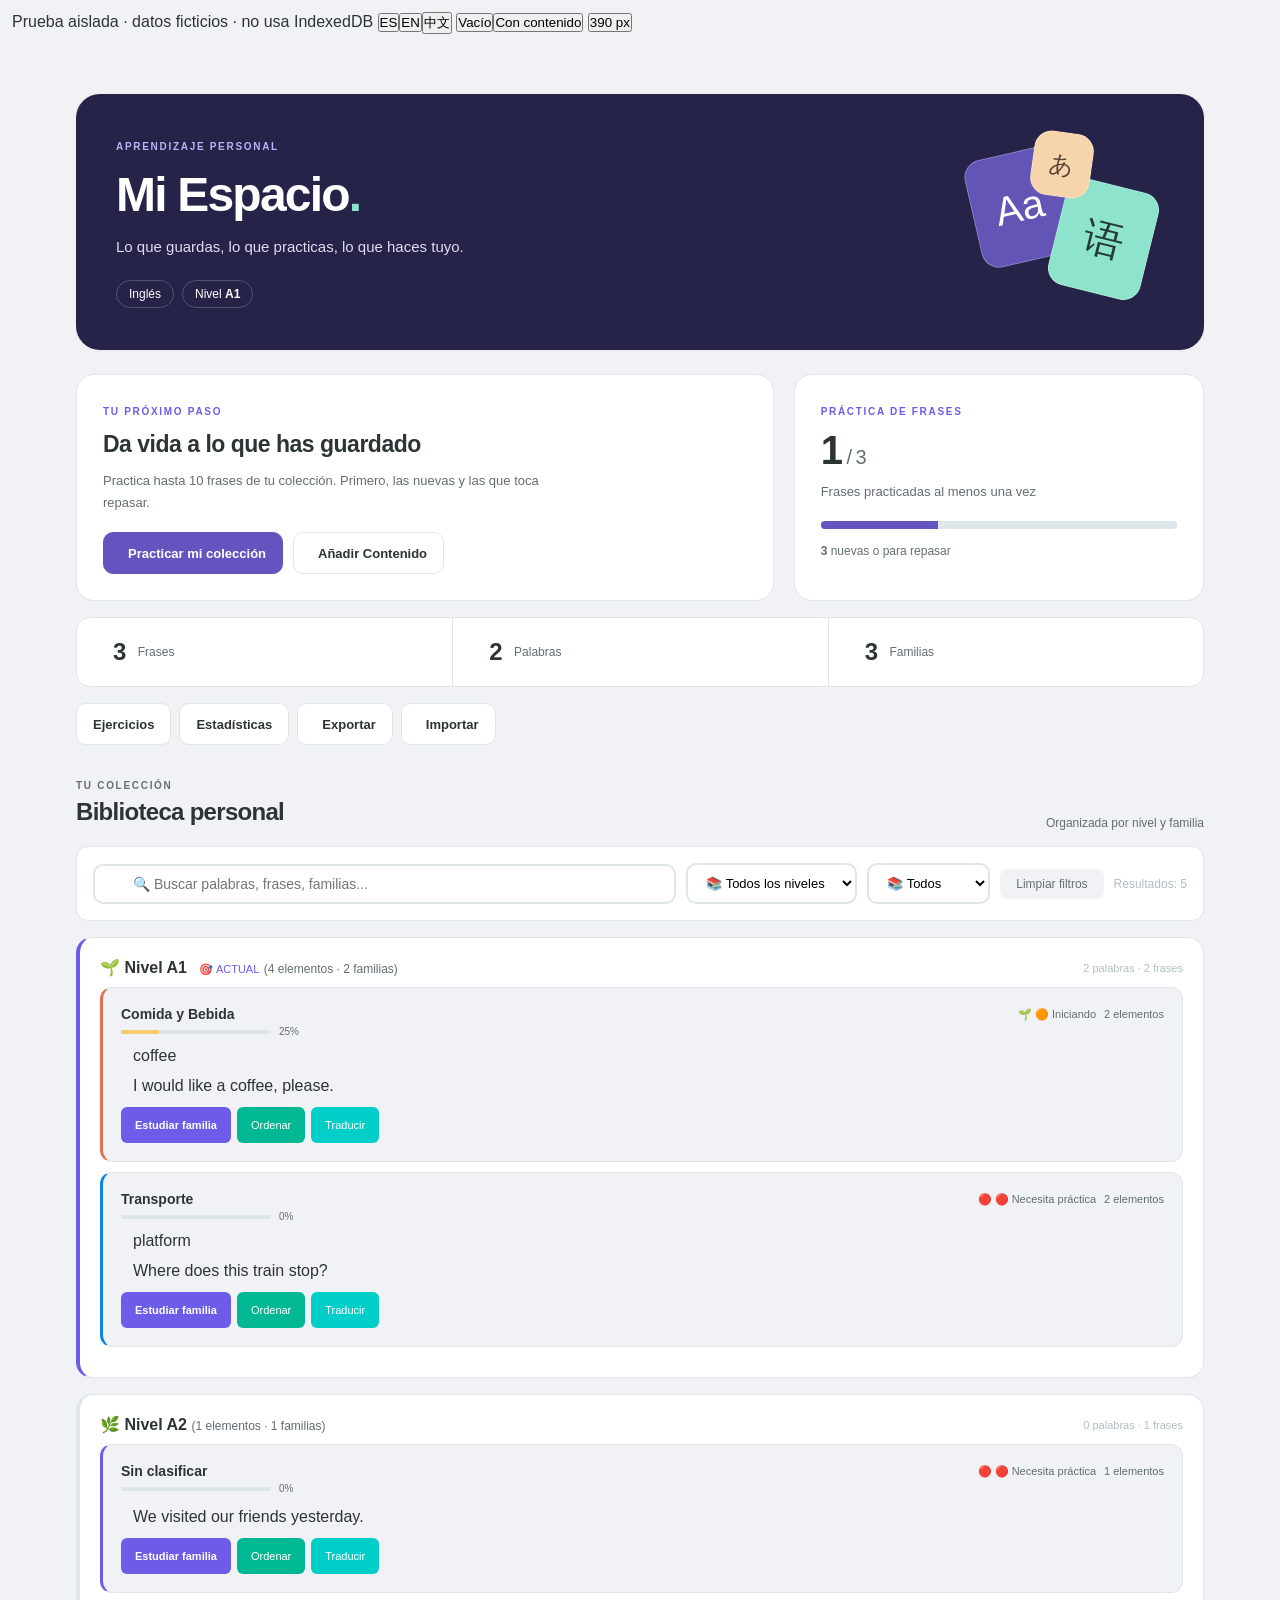
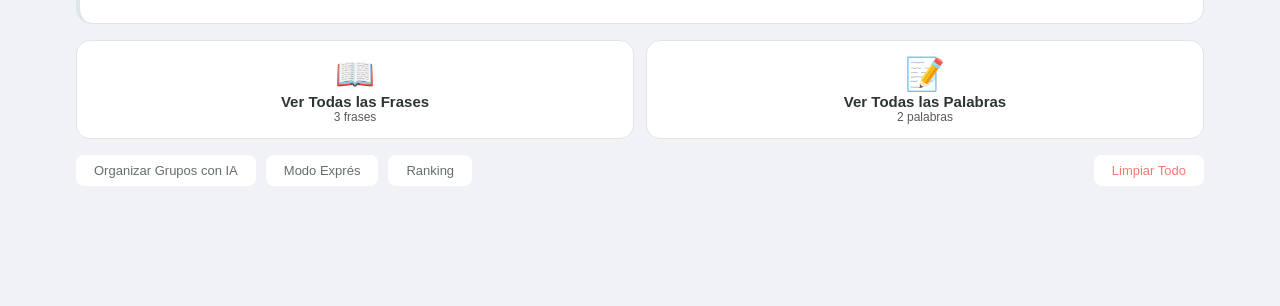
<file: tests/mi-espacio.html>
<!doctype html>
<html lang="es"><meta charset="utf-8"><meta name="viewport" content="width=device-width,initial-scale=1">
<title>Mi Espacio · prueba aislada</title>
<link rel="stylesheet" href="../css/style.css"><link rel="stylesheet" href="../css/espacio.css">
<body><aside style="padding:12px" data-i18n-skip>Prueba aislada · datos ficticios · no usa IndexedDB
<button onclick="PipelineI18n.setLanguage('es')">ES</button><button onclick="PipelineI18n.setLanguage('en')">EN</button><button onclick="PipelineI18n.setLanguage('zh')">中文</button>
<button onclick="location.href='?empty'">Vacío</button><button onclick="location.href='?'">Con contenido</button>
<button onclick="document.documentElement.style.maxWidth='390px';document.documentElement.style.margin='auto'">390 px</button>
<output id="resultadoPrueba"></output></aside><main id="espacioContent"></main>
<script>
const vacio=location.search.includes('empty');
const frasesPrueba=vacio?[]:[
{id:1,idioma:'en',nivel:'A1',original:'I would like a coffee, please.',traduccion:'Quisiera un café, por favor.',familiaSemantica:'Comida y Bebida'},
{id:2,idioma:'en',nivel:'A1',original:'Where does this train stop?',traduccion:'¿Dónde para este tren?',familiaSemantica:'Transporte'},
{id:3,idioma:'en',nivel:'A2',original:'We visited our friends yesterday.',traduccion:'Ayer visitamos a nuestros amigos.'}];
const palabrasPrueba=vacio?[]:[{id:1,idioma:'en',nivel:'A1',palabra:'coffee',significado:'café',familia:'Comida y Bebida'},{id:2,idioma:'en',nivel:'A1',palabra:'platform',significado:'andén',familia:'Transporte'}];
window.gestorIdiomas={getIdiomaActivo:()=> 'en'};
window.gestorFavoritos={recargar:async()=>{},obtenerFrasesFavoritas:async()=>frasesPrueba,obtenerPalabrasFavoritas:async()=>palabrasPrueba};
window.db={obtenerProgreso:async id=>id===1?{rcn:2,ultimoRepaso:1,repasosExitosos:1,proximoRepaso:1}:null,obtenerProgresoCaracter:async()=>null,obtenerPalabrasPorIdioma:async()=>[],obtenerFrasesPorIdioma:async()=>[]};
window.pipeline={cargarFrase:async()=>{document.getElementById('resultadoPrueba').textContent='Sesión: '+pipeline.frases.length+' frases';}};
</script>
<script src="../js/ui/ui.i18n.js"></script><script src="../js/ui/ui.espacio.actions.js"></script><script src="../js/ui/ui.espacio.render.js"></script><script src="../js/ui/ui.espacio.core.js"></script>
<script>
UIEspacio._getUsuarioSeguro=async()=>({nombre:'Prueba'});
UIEspacio._obtenerNivelRealUsuario=()=> 'A1';
UIEspacio._obtenerIdiomaNativo=()=> 'es';
UIEspacio._getCore=()=>({irAModulo:()=>{}});
UIEspacio._renderizarElementoEspacio=(x,t)=>'<span data-i18n-skip>'+UIEspacioRender.escapar(x.original||x.palabra)+'</span>';
UIEspacio._renderizarMiEspacio();
</script></body></html>
</file>
<file: css/style.css>
/* ============================================================ */
/* PIPELINE NEURO v20.0 - DISEÑO PRO DASHBOARD                  */
/* ============================================================ */

* { margin: 0; padding: 0; box-sizing: border-box; }

:root {
    --primary: #6C5CE7;
    --primary-light: #A29BFE;
    --primary-dark: #4834D4;
    --secondary: #00CEC9;
    --success: #00B894;
    --warning: #FDCB6E;
    --danger: #FF7675;
    --info: #74B9FF;
    --dark: #2D3436;
    --gray: #636E72;
    --gray-light: #B2BEC3;
    --light: #DFE6E9;
    --bg: #F0F2F5;
    --white: #FFFFFF;
    --shadow: 0 2px 16px rgba(0,0,0,0.06);
    --shadow-hover: 0 8px 32px rgba(0,0,0,0.12);
    --radius: 16px;
    --radius-sm: 10px;
    --transition: all 0.3s cubic-bezier(0.4, 0, 0.2, 1);
    --font: 'Inter', -apple-system, BlinkMacSystemFont, sans-serif;
}

body {
    font-family: var(--font);
    background: var(--bg);
    color: var(--dark);
    overflow: hidden;
    height: 100vh;
    width: 100vw;
}

.screen {
    display: none;
    height: 100vh;
    width: 100vw;
    overflow-y: auto;
}
.screen.active { display: flex; flex-direction: column; }

::-webkit-scrollbar { width: 6px; }
::-webkit-scrollbar-track { background: transparent; }
::-webkit-scrollbar-thumb { background: var(--primary-light); border-radius: 3px; }

/* ============================================================ */
/* REGISTRO */
/* ============================================================ */
#registroScreen {
    background: linear-gradient(135deg, #6C5CE7 0%, #0984E3 100%);
    justify-content: center;
    align-items: center;
    padding: 20px;
    min-height: 100vh;
}

#registroScreen .container {
    background: rgba(255,255,255,0.95);
    backdrop-filter: blur(20px);
    border-radius: var(--radius);
    padding: 32px 28px;
    max-width: 440px;
    width: 100%;
    box-shadow: 0 20px 60px rgba(0,0,0,0.2);
    max-height: 95vh;
    overflow-y: auto;
}

.logo { text-align: center; margin-bottom: 24px; }
.logo-icon {
    display: inline-block;
    font-size: 48px;
    color: var(--primary);
    background: rgba(108,92,231,0.1);
    padding: 16px;
    border-radius: 50%;
}
.logo h1 {
    font-size: 24px;
    margin-top: 12px;
    background: linear-gradient(135deg, var(--primary), var(--secondary));
    -webkit-background-clip: text;
    -webkit-text-fill-color: transparent;
    font-weight: 800;
}
.logo p { color: var(--gray); font-size: 14px; margin-top: 4px; font-weight: 500; }

.form-group { margin-bottom: 16px; }
.form-group label {
    display: block;
    font-size: 13px;
    font-weight: 600;
    color: var(--dark);
    margin-bottom: 5px;
}
.form-group label i { margin-right: 8px; color: var(--primary); }
.form-group input, .form-group select {
    width: 100%;
    padding: 12px 16px;
    border: 2px solid var(--light);
    border-radius: var(--radius-sm);
    font-size: 15px;
    transition: var(--transition);
    background: var(--white);
    font-family: var(--font);
}
.form-group input:focus, .form-group select:focus {
    border-color: var(--primary);
    outline: none;
    box-shadow: 0 0 0 4px rgba(108,92,231,0.08);
}
.form-group small { display: block; font-size: 11px; color: var(--gray); margin-top: 4px; }

.idioma-row {
    display: flex;
    gap: 8px;
    margin-bottom: 8px;
    align-items: center;
}
.idioma-row .idioma-input {
    flex: 2;
    padding: 10px 12px;
    border: 2px solid var(--light);
    border-radius: var(--radius-sm);
    font-size: 14px;
    background: var(--white);
}
.idioma-row .idioma-input:focus {
    border-color: var(--primary);
    outline: none;
}
.idioma-row .nivel-select {
    flex: 1;
    padding: 10px 12px;
    border: 2px solid var(--light);
    border-radius: var(--radius-sm);
    font-size: 14px;
    background: var(--white);
}
.btn-remove-idioma {
    background: none;
    border: none;
    color: var(--danger);
    font-size: 18px;
    cursor: pointer;
    padding: 8px 10px;
    border-radius: 50%;
    transition: var(--transition);
    flex-shrink: 0;
}
.btn-remove-idioma:hover { background: rgba(255,118,117,0.1); }
.btn-add-idioma {
    background: none;
    border: 2px dashed var(--light);
    color: var(--gray);
    padding: 10px;
    border-radius: var(--radius-sm);
    width: 100%;
    cursor: pointer;
    transition: var(--transition);
    font-size: 14px;
    font-family: var(--font);
}
.btn-add-idioma:hover { border-color: var(--primary); color: var(--primary); }

.btn-primary {
    width: 100%;
    padding: 14px;
    background: linear-gradient(135deg, var(--primary), var(--primary-dark));
    color: var(--white);
    border: none;
    border-radius: var(--radius-sm);
    font-size: 16px;
    font-weight: 600;
    cursor: pointer;
    transition: var(--transition);
    font-family: var(--font);
}
.btn-primary:hover { transform: translateY(-2px); box-shadow: 0 8px 25px rgba(108,92,231,0.3); }
.btn-primary:active { transform: scale(0.98); }

.btn-secondary {
    padding: 10px 20px;
    background: var(--white);
    border: 2px solid var(--light);
    border-radius: var(--radius-sm);
    font-size: 14px;
    font-weight: 500;
    cursor: pointer;
    transition: var(--transition);
    font-family: var(--font);
    color: var(--dark);
}
.btn-secondary:hover { border-color: var(--primary); color: var(--primary); }

/* ============================================================ */
/* HEADER PRO */
/* ============================================================ */
header {
    background: var(--white);
    padding: 10px 16px 8px;
    box-shadow: 0 1px 4px rgba(0,0,0,0.04);
    flex-shrink: 0;
    position: relative;
    z-index: 10;
}
.header-content {
    display: flex;
    justify-content: space-between;
    align-items: center;
}
.brand {
    display: flex;
    align-items: center;
    gap: 10px;
    font-size: 18px;
    font-weight: 700;
    color: var(--primary);
}
.brand i { font-size: 24px; }
.brand span { background: linear-gradient(135deg, var(--primary), var(--secondary)); -webkit-background-clip: text; -webkit-text-fill-color: transparent; }

.header-right {
    display: flex;
    align-items: center;
    gap: 16px;
}
.user-badge {
    display: flex;
    align-items: center;
    gap: 8px;
    padding: 4px 12px 4px 16px;
    background: var(--bg);
    border-radius: 24px;
    cursor: pointer;
    transition: var(--transition);
}
.user-badge:hover { background: var(--light); }
.user-name { font-weight: 600; font-size: 14px; }
.user-avatar { font-size: 24px; color: var(--primary); }

.icon-btn {
    background: none;
    border: none;
    font-size: 20px;
    color: var(--gray);
    cursor: pointer;
    padding: 4px 8px;
    border-radius: 8px;
    transition: var(--transition);
}
.icon-btn:hover { background: var(--bg); color: var(--primary); }

/* Progress Bar */
.progress-bar {
    margin-top: 8px;
    height: 6px;
    background: var(--bg);
    border-radius: 3px;
    overflow: hidden;
    position: relative;
}
.progress-fill {
    height: 100%;
    background: linear-gradient(90deg, var(--primary), var(--secondary));
    border-radius: 3px;
    transition: width 0.8s cubic-bezier(0.4, 0, 0.2, 1);
    width: 0%;
}
.progress-label {
    position: absolute;
    right: 0;
    top: -18px;
    font-size: 11px;
    color: var(--gray);
    font-weight: 600;
}

/* Neuro Stats */
.neuro-stats {
    display: flex;
    gap: 6px;
    margin-top: 8px;
    padding: 6px 10px;
    background: var(--bg);
    border-radius: var(--radius-sm);
}
.neuro-stat {
    flex: 1;
    display: flex;
    align-items: center;
    gap: 4px;
    justify-content: center;
}
.neuro-stat .stat-icon { font-size: 12px; }
.neuro-stat .stat-value { font-size: 14px; font-weight: 700; color: var(--dark); }
.neuro-stat .stat-label { font-size: 9px; color: var(--gray); font-weight: 600; text-transform: uppercase; letter-spacing: 0.3px; }

/* ============================================================ */
/* BARRAS DE ACTIVIDAD - VIGÍA Y CENTINELA */
/* ============================================================ */

.activity-container {
    display: flex;
    gap: 12px;
    margin-top: 6px;
    padding: 6px 10px;
    background: var(--bg);
    border-radius: var(--radius-sm);
    flex-wrap: wrap;
}

.activity-bar-wrapper {
    flex: 1;
    min-width: 120px;
    display: flex;
    flex-direction: column;
    gap: 2px;
}

.activity-bar-wrapper .activity-label {
    display: flex;
    justify-content: space-between;
    font-size: 9px;
    font-weight: 600;
    color: var(--gray);
    text-transform: uppercase;
    letter-spacing: 0.4px;
}

.activity-bar-wrapper .activity-label .activity-icon {
    font-size: 10px;
}

.activity-bar-wrapper .activity-label .activity-value {
    font-weight: 700;
    font-size: 10px;
}

.activity-status-dot {
    display: inline-block;
    width: 7px;
    height: 7px;
    border-radius: 50%;
    margin-right: 3px;
    animation: dotPulse 1.5s ease-in-out infinite;
    vertical-align: middle;
}

.activity-status-dot.online {
    background: #00B894;
    box-shadow: 0 0 8px rgba(0,184,148,0.5);
}
.activity-status-dot.offline {
    background: #FF7675;
    box-shadow: 0 0 8px rgba(255,118,117,0.3);
    animation: none;
}
.activity-status-dot.busy {
    background: #FDCB6E;
    box-shadow: 0 0 8px rgba(253,203,110,0.5);
    animation: dotPulse 0.6s ease-in-out infinite;
}
.activity-status-dot.activo {
    background: #00CEC9;
    box-shadow: 0 0 8px rgba(0,206,201,0.5);
}
.activity-status-dot.fatiga {
    background: #FDCB6E;
    box-shadow: 0 0 8px rgba(253,203,110,0.4);
    animation: dotPulse 1s ease-in-out infinite;
}
.activity-status-dot.critico {
    background: #FF7675;
    box-shadow: 0 0 8px rgba(255,118,117,0.5);
    animation: dotPulse 0.4s ease-in-out infinite;
}

@keyframes dotPulse {
    0%, 100% { transform: scale(1); opacity: 1; }
    50% { transform: scale(1.4); opacity: 0.6; }
}

.activity-bar-track {
    width: 100%;
    height: 5px;
    background: rgba(0,0,0,0.06);
    border-radius: 3px;
    overflow: hidden;
    position: relative;
}

.activity-bar-fill {
    height: 100%;
    border-radius: 3px;
    transition: width 0.4s cubic-bezier(0.4, 0, 0.2, 1);
    width: 0%;
    position: relative;
}

.activity-bar-fill.vigia {
    background: linear-gradient(90deg, #6C5CE7, #A29BFE);
}
.activity-bar-fill.vigia.online {
    background: linear-gradient(90deg, #00B894, #55EFC4);
    box-shadow: 0 0 12px rgba(0,184,148,0.2);
}
.activity-bar-fill.vigia.busy {
    background: linear-gradient(90deg, #FDCB6E, #F9CA24);
    animation: pulseBar 0.8s ease-in-out infinite;
}
.activity-bar-fill.vigia.offline {
    background: linear-gradient(90deg, #FF7675, #FD79A8);
}

.activity-bar-fill.centinela {
    background: linear-gradient(90deg, #00CEC9, #81ECEC);
}
.activity-bar-fill.centinela.activo {
    background: linear-gradient(90deg, #00CEC9, #55EFC4);
    box-shadow: 0 0 12px rgba(0,206,201,0.2);
}
.activity-bar-fill.centinela.fatiga {
    background: linear-gradient(90deg, #FDCB6E, #F9CA24);
    animation: pulseBar 1.2s ease-in-out infinite;
}
.activity-bar-fill.centinela.critico {
    background: linear-gradient(90deg, #FF7675, #FD79A8);
    animation: pulseBar 0.5s ease-in-out infinite;
}
.activity-bar-fill.centinela.offline {
    background: linear-gradient(90deg, #FF7675, #FD79A8);
}

@keyframes pulseBar {
    0%, 100% { opacity: 1; }
    50% { opacity: 0.5; }
}

.activity-bar-fill.vigia.online::after,
.activity-bar-fill.centinela.activo::after {
    content: '';
    position: absolute;
    top: 0;
    left: 0;
    right: 0;
    bottom: 0;
    background: linear-gradient(90deg, transparent, rgba(255,255,255,0.3), transparent);
    animation: shimmer 2s infinite;
}

@keyframes shimmer {
    0% { transform: translateX(-100%); }
    100% { transform: translateX(100%); }
}

.activity-tooltip {
    font-size: 10px;
    color: var(--gray);
    padding: 2px 8px;
    background: var(--white);
    border-radius: 4px;
    box-shadow: var(--shadow);
    display: none;
    position: absolute;
    bottom: 100%;
    left: 50%;
    transform: translateX(-50%);
    white-space: nowrap;
    z-index: 10;
}

.activity-bar-wrapper:hover .activity-tooltip {
    display: block;
}

/* ============================================================ */
/* MAIN CONTENT */
/* ============================================================ */
main {
    flex: 1;
    overflow-y: auto;
    padding: 16px 20px 80px;
    background: var(--bg);
}
.view { display: none; }
.view.active { display: block; animation: fadeUp 0.3s ease; }
@keyframes fadeUp {
    from { opacity: 0; transform: translateY(12px); }
    to { opacity: 1; transform: translateY(0); }
}

.module-view {
    display: none;
    animation: fadeUp 0.3s ease;
}
.module-view.active { display: block; }

/* ============================================================ */
/* DASHBOARD GRID */
/* ============================================================ */
.dashboard-header {
    margin-bottom: 20px;
}
.dashboard-header h2 {
    font-size: 24px;
    font-weight: 800;
    color: var(--dark);
}
.dashboard-header p {
    color: var(--gray);
    font-size: 14px;
    margin-top: 2px;
}

.dashboard-grid {
    display: grid;
    grid-template-columns: repeat(auto-fill, minmax(280px, 1fr));
    gap: 16px;
}

.dash-card {
    background: var(--white);
    border-radius: var(--radius);
    padding: 20px;
    display: flex;
    align-items: center;
    gap: 16px;
    cursor: pointer;
    transition: var(--transition);
    box-shadow: var(--shadow);
    border: 1px solid transparent;
}
.dash-card:hover {
    transform: translateY(-4px);
    box-shadow: var(--shadow-hover);
    border-color: var(--primary-light);
}
.dash-card:active { transform: scale(0.98); }

.dash-card-icon {
    width: 48px;
    height: 48px;
    border-radius: 12px;
    display: flex;
    align-items: center;
    justify-content: center;
    flex-shrink: 0;
    color: var(--white);
    font-size: 20px;
}
.dash-card-content {
    flex: 1;
    min-width: 0;
}
.dash-card-content h3 {
    font-size: 15px;
    font-weight: 700;
    color: var(--dark);
}
.dash-card-meta {
    font-size: 13px;
    color: var(--gray);
    margin-top: 2px;
}
.dash-card-progress {
    margin-top: 8px;
}
.dash-progress-bar {
    height: 4px;
    background: var(--bg);
    border-radius: 2px;
    overflow: hidden;
}
.dash-progress-fill {
    height: 100%;
    border-radius: 2px;
    transition: width 0.6s ease;
    background: linear-gradient(90deg, var(--primary), var(--secondary));
}
.dash-card-arrow {
    color: var(--gray-light);
    font-size: 16px;
    transition: var(--transition);
    flex-shrink: 0;
}
.dash-card:hover .dash-card-arrow {
    color: var(--primary);
    transform: translateX(4px);
}

/* ============================================================ */
/* MÓDULOS - HEADER Y BREADCRUMB */
/* ============================================================ */
.module-header {
    display: flex;
    align-items: center;
    gap: 16px;
    margin-bottom: 20px;
    padding-bottom: 12px;
    border-bottom: 1px solid var(--light);
}
.btn-back {
    background: none;
    border: none;
    font-size: 22px;
    color: var(--gray);
    cursor: pointer;
    padding: 4px 8px;
    border-radius: 8px;
    transition: var(--transition);
}
.btn-back:hover { background: var(--bg); color: var(--primary); }

.module-title h2 {
    font-size: 22px;
    font-weight: 700;
    color: var(--dark);
}
.module-breadcrumb {
    font-size: 12px;
    color: var(--gray-light);
    display: block;
    margin-top: 2px;
}
.module-content { padding-bottom: 20px; }

/* Breadcrumb Nav */
.breadcrumb-nav {
    position: fixed;
    bottom: 0;
    left: 0;
    right: 0;
    background: var(--white);
    border-top: 1px solid var(--light);
    padding: 10px 20px;
    display: flex;
    align-items: center;
    gap: 8px;
    font-size: 13px;
    color: var(--gray);
    z-index: 100;
    font-weight: 500;
}
.breadcrumb-item {
    cursor: pointer;
    transition: var(--transition);
    padding: 4px 8px;
    border-radius: 6px;
}
.breadcrumb-item:hover { background: var(--bg); color: var(--primary); }
.breadcrumb-item.active { color: var(--primary); font-weight: 600; }
.breadcrumb-separator { color: var(--gray-light); }

/* ============================================================ */
/* ESTUDIAR - CARD */
/* ============================================================ */
.card-container {
    display: flex;
    justify-content: center;
    align-items: center;
    min-height: 300px;
    margin-bottom: 16px;
}
.card {
    background: var(--white);
    border-radius: var(--radius);
    padding: 28px 24px;
    width: 100%;
    max-width: 500px;
    box-shadow: var(--shadow);
    text-align: center;
    border: 1px solid transparent;
    transition: var(--transition);
}
.card:hover { border-color: var(--primary-light); }

.card .card-badge {
    font-size: 11px;
    padding: 4px 14px;
    border-radius: 20px;
    background: rgba(108,92,231,0.08);
    color: var(--primary);
    font-weight: 600;
    display: inline-block;
    margin-bottom: 12px;
}
.card .card-hanzi {
    font-size: 32px;
    font-weight: 700;
    line-height: 1.6;
    letter-spacing: 2px;
}
.card .card-pinyin {
    font-size: 18px;
    color: var(--gray);
    margin-top: 6px;
    font-weight: 400;
}
.card .card-traduccion {
    font-size: 22px;
    font-weight: 600;
    color: var(--primary);
    margin-top: 14px;
    padding-top: 14px;
    border-top: 2px solid var(--bg);
}
.card .card-palabras {
    margin-top: 14px;
    display: flex;
    flex-wrap: wrap;
    gap: 6px;
    justify-content: center;
}
.card .card-palabra {
    background: var(--bg);
    padding: 4px 14px;
    border-radius: 20px;
    font-size: 13px;
    font-weight: 500;
}
.card .card-palabra .tipo {
    color: var(--gray);
    font-size: 10px;
    font-weight: 400;
}
.card .card-progress {
    margin-top: 16px;
    font-size: 13px;
    color: var(--gray);
    display: flex;
    justify-content: center;
    align-items: center;
    gap: 12px;
}

/* Study Actions */
.study-actions {
    display: grid;
    grid-template-columns: 1fr 1fr 1fr 1fr;
    gap: 8px;
    max-width: 500px;
    margin: 0 auto 12px;
}
.action-btn {
    display: flex;
    flex-direction: column;
    align-items: center;
    gap: 2px;
    padding: 12px 8px;
    border: none;
    border-radius: var(--radius-sm);
    font-size: 12px;
    font-weight: 600;
    cursor: pointer;
    transition: var(--transition);
    font-family: var(--font);
    color: var(--white);
}
.action-btn i { font-size: 18px; }
.action-btn:active { transform: scale(0.92); }
.action-btn.success { background: var(--success); }
.action-btn.success:hover { box-shadow: 0 4px 16px rgba(0,184,148,0.3); transform: translateY(-2px); }
.action-btn.warning { background: var(--warning); color: var(--dark); }
.action-btn.warning:hover { box-shadow: 0 4px 16px rgba(253,203,110,0.3); transform: translateY(-2px); }
.action-btn.info { background: var(--info); }
.action-btn.info:hover { box-shadow: 0 4px 16px rgba(116,185,255,0.3); transform: translateY(-2px); }
.action-btn.danger { background: var(--danger); }
.action-btn.danger:hover { box-shadow: 0 4px 16px rgba(255,118,117,0.3); transform: translateY(-2px); }

.navigation-controls {
    display: flex;
    justify-content: center;
    align-items: center;
    gap: 20px;
    max-width: 500px;
    margin: 0 auto;
}
.nav-btn {
    padding: 10px 16px;
    background: var(--white);
    border: 2px solid var(--light);
    border-radius: var(--radius-sm);
    cursor: pointer;
    transition: var(--transition);
    font-size: 16px;
    color: var(--dark);
}
.nav-btn:hover { border-color: var(--primary); color: var(--primary); transform: scale(1.05); }
.counter { font-size: 14px; color: var(--gray); font-weight: 500; }

/* ============================================================ */
/* GRAMÁTICA */
/* ============================================================ */
.grammar-grid { display: grid; gap: 14px; }
.grammar-group {
    background: var(--white);
    border-radius: var(--radius);
    padding: 18px 20px;
    box-shadow: var(--shadow);
}
.grammar-group h4 {
    font-size: 15px;
    font-weight: 700;
    color: var(--primary);
    margin-bottom: 10px;
}
.grammar-group .grammar-item {
    display: inline-block;
    background: var(--bg);
    padding: 4px 14px;
    border-radius: 20px;
    margin: 3px;
    font-size: 13px;
    cursor: pointer;
    transition: var(--transition);
    font-weight: 500;
}
.grammar-group .grammar-item:hover {
    background: var(--primary-light);
    color: var(--white);
    transform: translateY(-2px);
}

/* ============================================================ */
/* HISTORIAS */
/* ============================================================ */
.stories-actions {
    display: flex;
    gap: 10px;
    margin-bottom: 16px;
    flex-wrap: wrap;
}
.stories-grid { display: grid; gap: 12px; }
.story-item {
    background: var(--white);
    border-radius: var(--radius);
    padding: 16px 20px;
    box-shadow: var(--shadow);
    cursor: pointer;
    transition: var(--transition);
    border-left: 4px solid var(--primary-light);
}
.story-item:hover { transform: translateX(6px); box-shadow: var(--shadow-hover); }
.story-item .story-title { font-size: 16px; font-weight: 700; }
.story-item .story-meta { font-size: 13px; color: var(--gray); margin-top: 4px; }
.story-status {
    display: inline-block;
    padding: 2px 12px;
    border-radius: 20px;
    font-size: 11px;
    font-weight: 600;
    margin-top: 6px;
}
.status-green { background: rgba(0,184,148,0.12); color: var(--success); }
.status-yellow { background: rgba(253,203,110,0.12); color: #D4A000; }
.status-red { background: rgba(255,118,117,0.12); color: var(--danger); }

/* ============================================================ */
/* CHAT - VIGÍA */
/* ============================================================ */
.chat-container {
    background: var(--white);
    border-radius: var(--radius);
    overflow: hidden;
    box-shadow: var(--shadow);
    height: 400px;
    display: flex;
    flex-direction: column;
}
.chat-messages {
    flex: 1;
    overflow-y: auto;
    padding: 16px;
    display: flex;
    flex-direction: column;
    gap: 10px;
}
.chat-messages .message {
    display: flex;
    gap: 10px;
    padding: 10px 16px;
    border-radius: var(--radius-sm);
    max-width: 85%;
    font-size: 14px;
    line-height: 1.6;
    animation: fadeUp 0.3s ease;
}
.chat-messages .message.system {
    background: var(--bg);
    align-self: flex-start;
}
.chat-messages .message.user {
    background: var(--primary);
    color: var(--white);
    align-self: flex-end;
}
.chat-messages .message.vigia {
    background: rgba(0,206,201,0.08);
    align-self: flex-start;
    border-left: 3px solid var(--secondary);
}
.chat-messages .message .message-content { flex: 1; }
.chat-input {
    display: flex;
    padding: 12px;
    border-top: 1px solid var(--light);
    gap: 10px;
}
.chat-input input {
    flex: 1;
    padding: 10px 16px;
    border: 2px solid var(--light);
    border-radius: var(--radius-sm);
    font-size: 14px;
    font-family: var(--font);
}
.chat-input input:focus {
    border-color: var(--primary);
    outline: none;
}
.chat-input button {
    padding: 10px 18px;
    background: var(--primary);
    color: var(--white);
    border: none;
    border-radius: var(--radius-sm);
    cursor: pointer;
    transition: var(--transition);
}
.chat-input button:hover { background: var(--primary-dark); }

/* ============================================================ */
/* HERRAMIENTAS */
/* ============================================================ */
.tools-grid {
    display: grid;
    grid-template-columns: repeat(auto-fill, minmax(160px, 1fr));
    gap: 12px;
}
.tool-card {
    background: var(--white);
    border-radius: var(--radius);
    padding: 20px;
    text-align: center;
    border: none;
    cursor: pointer;
    transition: var(--transition);
    box-shadow: var(--shadow);
    font-family: var(--font);
}
.tool-card:hover {
    transform: translateY(-4px);
    box-shadow: var(--shadow-hover);
}
.tool-card i {
    font-size: 32px;
    color: var(--primary);
    display: block;
    margin-bottom: 8px;
}
.tool-card span {
    font-weight: 600;
    font-size: 14px;
    color: var(--dark);
    display: block;
}
.tool-card small {
    font-size: 11px;
    color: var(--gray);
    display: block;
    margin-top: 2px;
}

/* ============================================================ */
/* MODALES */
/* ============================================================ */
.modal {
    display: none;
    position: fixed;
    top: 0;
    left: 0;
    width: 100%;
    height: 100%;
    background: rgba(0,0,0,0.4);
    backdrop-filter: blur(8px);
    z-index: 200;
    justify-content: center;
    align-items: center;
    padding: 20px;
}
.modal.open { display: flex; }
.modal-content {
    background: var(--white);
    border-radius: var(--radius);
    max-width: 600px;
    width: 100%;
    max-height: 90vh;
    display: flex;
    flex-direction: column;
    box-shadow: 0 20px 60px rgba(0,0,0,0.2);
    animation: scaleIn 0.3s ease;
}
@keyframes scaleIn {
    from { opacity: 0; transform: scale(0.9); }
    to { opacity: 1; transform: scale(1); }
}
.modal-header {
    display: flex;
    justify-content: space-between;
    align-items: center;
    padding: 16px 20px;
    border-bottom: 1px solid var(--light);
}
.modal-header h3 { font-size: 18px; font-weight: 700; }
.modal-close {
    background: none;
    border: none;
    font-size: 24px;
    cursor: pointer;
    color: var(--gray);
    transition: var(--transition);
}
.modal-close:hover { color: var(--danger); transform: rotate(90deg); }
.modal-body { padding: 20px; overflow-y: auto; flex: 1; }

.json-textarea {
    width: 100%;
    min-height: 300px;
    padding: 12px;
    border: 2px solid var(--light);
    border-radius: var(--radius-sm);
    font-family: 'Courier New', monospace;
    font-size: 13px;
    resize: vertical;
    background: var(--bg);
}
.json-textarea:focus { border-color: var(--primary); outline: none; }

.modal-actions {
    display: flex;
    gap: 10px;
    margin-top: 14px;
}
.modal-actions button {
    flex: 1;
    padding: 12px;
    border: none;
    border-radius: var(--radius-sm);
    font-size: 14px;
    font-weight: 600;
    cursor: pointer;
    transition: var(--transition);
}
.modal-actions button:hover { transform: translateY(-2px); }
.modal-actions .btn-primary { background: var(--primary); color: var(--white); }
.modal-actions .btn-success { background: var(--success); color: var(--white); }

/* ============================================================ */
/* TOAST */
/* ============================================================ */
.toast {
    position: fixed;
    bottom: 80px;
    left: 50%;
    transform: translateX(-50%);
    background: var(--dark);
    color: var(--white);
    padding: 12px 24px;
    border-radius: var(--radius-sm);
    font-size: 14px;
    font-weight: 500;
    z-index: 300;
    animation: toastIn 0.4s ease;
    max-width: 90%;
    text-align: center;
    box-shadow: 0 8px 30px rgba(0,0,0,0.15);
}
.toast.success { background: var(--success); }
.toast.error { background: var(--danger); }
.toast.warning { background: var(--warning); color: var(--dark); }
@keyframes toastIn {
    from { opacity: 0; transform: translateX(-50%) translateY(20px); }
    to { opacity: 1; transform: translateX(-50%) translateY(0); }
}

.loading {
    display: inline-block;
    width: 20px;
    height: 20px;
    border: 3px solid var(--light);
    border-top-color: var(--primary);
    border-radius: 50%;
    animation: spin 0.6s linear infinite;
}
@keyframes spin { to { transform: rotate(360deg); } }

/* ============================================================ */
/* OFFLINE BANNER */
/* ============================================================ */
.offline-banner {
    position: fixed;
    top: 0;
    left: 0;
    right: 0;
    background: var(--danger);
    color: var(--white);
    padding: 10px 16px;
    display: flex;
    align-items: center;
    justify-content: center;
    gap: 10px;
    font-size: 13px;
    font-weight: 500;
    z-index: 500;
    animation: slideDown 0.3s ease;
}
@keyframes slideDown {
    from { opacity: 0; transform: translateY(-20px); }
    to { opacity: 1; transform: translateY(0); }
}

/* ============================================================ */
/* INDICADORES EN HEADER */
/* ============================================================ */
.vigia-indicator, .centinela-indicator {
    display: inline-flex;
    align-items: center;
    gap: 4px;
    padding: 2px 8px;
    border-radius: 12px;
    background: var(--bg);
    font-size: 10px;
    font-weight: 600;
    margin-left: 8px;
}

.vigia-dot, .centinela-dot {
    width: 7px;
    height: 7px;
    border-radius: 50%;
    display: inline-block;
}

.vigia-dot.online {
    background: #00B894;
    box-shadow: 0 0 8px rgba(0,184,148,0.5);
}
.vigia-dot.offline {
    background: #FF7675;
    box-shadow: 0 0 8px rgba(255,118,117,0.3);
}

.centinela-dot.activo {
    background: #00CEC9;
    box-shadow: 0 0 8px rgba(0,206,201,0.5);
}
.centinela-dot.fatiga {
    background: #FDCB6E;
}
.centinela-dot.offline {
    background: #FF7675;
}

.vigia-status, .centinela-status {
    font-size: 9px;
    font-weight: 600;
    color: var(--gray);
}
.vigia-status.online { color: #00B894; }
.vigia-status.offline { color: #FF7675; }
.centinela-status.activo { color: #00CEC9; }
.centinela-status.fatiga { color: #FDCB6E; }
.centinela-status.offline { color: #FF7675; }

/* ============================================================ */
/* RESPONSIVE */
/* ============================================================ */
@media (max-width: 480px) {
    .dashboard-grid { grid-template-columns: 1fr; }
    .neuro-stats { flex-wrap: wrap; }
    .neuro-stat { flex: 1 1 45%; }
    .study-actions { grid-template-columns: 1fr 1fr; }
    .tools-grid { grid-template-columns: 1fr 1fr; }
    .module-header { flex-wrap: wrap; gap: 8px; }
    .brand span { font-size: 14px; }
    .user-name { font-size: 12px; }
    .card { padding: 20px 16px; }
    .card .card-hanzi { font-size: 24px; }
    .breadcrumb-nav { font-size: 12px; padding: 8px 16px; }
    #registroScreen .container { padding: 20px 16px; }
    
    .activity-bar-wrapper { min-width: 80px; }
    .activity-bar-wrapper .activity-label { font-size: 8px; }
    .activity-bar-wrapper .activity-label .activity-value { font-size: 9px; }
    .activity-bar-track { height: 4px; }
    .neuro-stat .stat-value { font-size: 12px; }
    .neuro-stat .stat-label { font-size: 8px; }
}

@media (min-width: 768px) {
    .dashboard-grid { grid-template-columns: repeat(2, 1fr); }
    .card { max-width: 600px; padding: 36px 32px; }
    .study-actions { max-width: 600px; }
    main { padding: 24px 32px 80px; }
}

@media (min-width: 1024px) {
    .dashboard-grid { grid-template-columns: repeat(3, 1fr); }
}

/* ============================================================ */
/* TEMAS - ESTILOS */
/* ============================================================ */

.temas-grid {
    display: grid;
    gap: 16px;
}

.tema-card {
    background: var(--white);
    border-radius: 16px;
    padding: 20px;
    box-shadow: var(--shadow);
    border-left: 4px solid var(--primary);
    cursor: pointer;
    transition: all 0.3s ease;
}

.tema-card:hover {
    transform: translateY(-4px);
    box-shadow: var(--shadow-hover);
}

.historia-item {
    background: var(--white);
    border-radius: 12px;
    padding: 16px;
    box-shadow: var(--shadow);
    border-left: 3px solid var(--gray);
    transition: all 0.3s ease;
}

.historia-item:hover {
    transform: translateX(4px);
    box-shadow: var(--shadow-hover);
}

.historia-item.completada {
    border-left-color: var(--success);
}

.historia-item.en_curso {
    border-left-color: var(--warning);
}

.historia-item.pendiente {
    border-left-color: var(--gray);
}

@media (max-width: 480px) {
    .tema-card { padding: 16px; }
    .historia-item { padding: 12px; }
}

/* ============================================================ */
/* CHAT PRO - ESTILOS COMPLETOS */
/* ============================================================ */

.chat-pro-container {
    display: flex;
    flex-direction: column;
    height: 100%;
    min-height: 500px;
    max-height: 70vh;
    background: var(--white);
    border-radius: var(--radius);
    overflow: hidden;
    box-shadow: var(--shadow);
}

.chat-pro-header {
    display: flex;
    justify-content: space-between;
    align-items: center;
    padding: 12px 16px;
    border-bottom: 1px solid var(--light);
    background: var(--bg);
}

.chat-pro-info {
    display: flex;
    align-items: center;
    gap: 12px;
}

.chat-pro-avatar {
    position: relative;
    width: 40px;
    height: 40px;
    border-radius: 50%;
    background: linear-gradient(135deg, var(--primary), var(--secondary));
    display: flex;
    align-items: center;
    justify-content: center;
    color: var(--white);
    font-size: 18px;
}

.chat-pro-status {
    position: absolute;
    bottom: 0;
    right: 0;
    width: 12px;
    height: 12px;
    border-radius: 50%;
    border: 2px solid var(--white);
}

.chat-pro-status.online {
    background: var(--success);
    box-shadow: 0 0 12px rgba(0,184,148,0.5);
}

.chat-pro-status.offline {
    background: var(--danger);
}

.chat-pro-title h3 {
    font-size: 16px;
    font-weight: 700;
    margin: 0;
    color: var(--dark);
}

.chat-pro-title .chat-pro-model {
    font-size: 11px;
    font-weight: 400;
    color: var(--gray-light);
    margin-left: 6px;
}

.chat-pro-subtitle {
    font-size: 12px;
    color: var(--gray);
    margin: 0;
}

.chat-pro-actions {
    display: flex;
    gap: 4px;
}

.chat-pro-actions .icon-btn {
    padding: 6px 8px;
    font-size: 14px;
}

/* MÉTRICAS */
.chat-pro-metrics {
    display: grid;
    grid-template-columns: repeat(5, 1fr);
    gap: 4px;
    padding: 8px 12px;
    background: var(--bg);
    border-bottom: 1px solid var(--light);
}

.metric-item {
    display: flex;
    align-items: center;
    gap: 4px;
    padding: 4px 8px;
    border-radius: 6px;
    cursor: pointer;
    transition: var(--transition);
}

.metric-item:hover {
    background: var(--white);
}

.metric-item .metric-icon {
    font-size: 14px;
}

.metric-item .metric-value {
    font-size: 14px;
    font-weight: 700;
    color: var(--dark);
}

.metric-item .metric-label {
    font-size: 9px;
    color: var(--gray);
    font-weight: 600;
    text-transform: uppercase;
}

/* SUGERENCIAS */
.chat-pro-suggestions {
    display: flex;
    gap: 6px;
    padding: 8px 12px;
    flex-wrap: wrap;
    border-bottom: 1px solid var(--light);
    background: var(--white);
}

.suggestion-chip {
    padding: 4px 12px;
    border: 1px solid var(--light);
    border-radius: 20px;
    background: var(--white);
    font-size: 12px;
    font-weight: 500;
    color: var(--dark);
    cursor: pointer;
    transition: var(--transition);
    font-family: var(--font);
}

.suggestion-chip:hover {
    border-color: var(--primary);
    background: rgba(108,92,231,0.05);
    transform: translateY(-2px);
}

/* MENSAJES */
.chat-pro-messages {
    flex: 1;
    overflow-y: auto;
    padding: 16px;
    display: flex;
    flex-direction: column;
    gap: 10px;
}

.chat-pro-messages .message {
    display: flex;
    gap: 10px;
    padding: 10px 16px;
    border-radius: var(--radius-sm);
    max-width: 85%;
    font-size: 14px;
    line-height: 1.6;
    animation: fadeUp 0.3s ease;
}

.chat-pro-messages .message.system {
    background: var(--bg);
    align-self: flex-start;
    border-left: 3px solid var(--primary);
}

.chat-pro-messages .message.user {
    background: var(--primary);
    color: var(--white);
    align-self: flex-end;
}

.chat-pro-messages .message.assistant {
    background: rgba(108,92,231,0.06);
    align-self: flex-start;
    border-left: 3px solid var(--secondary);
}

.chat-pro-messages .message .message-content {
    flex: 1;
    white-space: pre-wrap;
    word-break: break-word;
}

.chat-pro-messages .message .message-content strong {
    color: var(--primary);
}

.chat-pro-messages .message.user .message-content strong {
    color: var(--white);
}

/* INPUT */
.chat-pro-input {
    border-top: 1px solid var(--light);
    padding: 12px;
    background: var(--white);
}

.chat-pro-input textarea {
    width: 100%;
    padding: 10px 14px;
    border: 2px solid var(--light);
    border-radius: var(--radius-sm);
    font-size: 14px;
    font-family: var(--font);
    resize: vertical;
    transition: var(--transition);
    min-height: 50px;
    max-height: 120px;
}

.chat-pro-input textarea:focus {
    border-color: var(--primary);
    outline: none;
    box-shadow: 0 0 0 4px rgba(108,92,231,0.08);
}

.chat-pro-input-actions {
    display: flex;
    justify-content: flex-end;
    margin-top: 8px;
    gap: 8px;
}

.chat-pro-send {
    padding: 8px 20px;
    background: linear-gradient(135deg, var(--primary), var(--secondary));
    color: var(--white);
    border: none;
    border-radius: var(--radius-sm);
    font-weight: 600;
    cursor: pointer;
    transition: var(--transition);
    font-family: var(--font);
}

.chat-pro-send:hover {
    transform: translateY(-2px);
    box-shadow: 0 4px 16px rgba(108,92,231,0.3);
}

/* TYPING INDICATOR */
.typing-indicator {
    display: flex;
    gap: 4px;
    padding: 8px 12px;
    align-items: center;
    align-self: flex-start;
}

.typing-indicator .dot {
    width: 8px;
    height: 8px;
    background: var(--gray-light);
    border-radius: 50%;
    animation: typing 1.4s infinite ease-in-out;
}

.typing-indicator .dot:nth-child(2) { animation-delay: 0.2s; }
.typing-indicator .dot:nth-child(3) { animation-delay: 0.4s; }

@keyframes typing {
    0%, 60%, 100% { transform: translateY(0); opacity: 0.4; }
    30% { transform: translateY(-8px); opacity: 1; }
}

/* ============================================================ */
/* CENTRO DE CONTROL - ESTILOS PROFESIONALES                     */
/* ============================================================ */

.config-container.neuro-control-center {
    max-width: 1200px;
    margin: 0 auto;
    padding: 20px;
}

.config-header {
    margin-bottom: 30px;
    padding-bottom: 20px;
    border-bottom: 2px solid var(--light);
}

.config-header h2 {
    font-size: 28px;
    font-weight: 800;
    color: var(--dark);
}

.config-header h2 i {
    color: var(--primary);
    margin-right: 12px;
}

.config-header p {
    color: var(--gray);
    font-size: 16px;
    margin-top: 4px;
}

/* Secciones */
.config-section {
    background: var(--white);
    border-radius: 16px;
    padding: 24px;
    margin-bottom: 24px;
    box-shadow: 0 4px 20px rgba(0, 0, 0, 0.05);
    border: 1px solid var(--light);
    transition: all 0.3s ease;
}

.config-section:hover {
    box-shadow: 0 8px 30px rgba(0, 0, 0, 0.08);
}

.config-section h3 {
    font-size: 18px;
    font-weight: 700;
    color: var(--dark);
    margin: 0 0 16px 0;
    display: flex;
    align-items: center;
    gap: 10px;
}

.config-section h3 i {
    color: var(--primary);
}

/* Grid de 2 columnas */
.config-grid-2 {
    display: grid;
    grid-template-columns: 1fr 1fr;
    gap: 16px;
}

.config-item {
    display: flex;
    flex-direction: column;
    gap: 6px;
}

.config-item label {
    font-size: 14px;
    font-weight: 600;
    color: var(--gray);
    display: flex;
    align-items: center;
    gap: 6px;
}

.config-item input, .config-item select {
    padding: 10px 14px;
    border: 2px solid var(--light);
    border-radius: 8px;
    font-size: 14px;
    font-family: var(--font);
    transition: all 0.3s;
}

.config-item input:focus, .config-item select:focus {
    border-color: var(--primary);
    outline: none;
    box-shadow: 0 0 0 4px rgba(108, 92, 231, 0.1);
}

.preference-group {
    display: flex;
    gap: 20px;
    flex-wrap: wrap;
}

.preference-group label {
    display: flex;
    align-items: center;
    gap: 6px;
    font-size: 14px;
    font-weight: 500;
    color: var(--dark);
    cursor: pointer;
}

/* Tarjetas de Idiomas */
.languages-grid {
    display: grid;
    grid-template-columns: repeat(auto-fill, minmax(280px, 1fr));
    gap: 16px;
    margin-bottom: 16px;
}

.language-card {
    background: var(--bg);
    border-radius: 12px;
    padding: 16px;
    border: 2px solid transparent;
    transition: all 0.3s ease;
}

.language-card.active {
    border-color: var(--primary);
    background: var(--primary)04;
}

.language-card-header {
    display: flex;
    align-items: center;
    gap: 10px;
    margin-bottom: 12px;
}

.language-icon {
    font-size: 28px;
}

.language-name {
    font-size: 16px;
    font-weight: 700;
    color: var(--dark);
    flex: 1;
}

.language-badge {
    font-size: 11px;
    font-weight: 600;
    padding: 2px 10px;
    border-radius: 12px;
}

.active-badge {
    background: var(--success)15;
    color: var(--success);
}

.inactive-badge {
    background: var(--bg);
    color: var(--gray);
}

.language-card-body {
    margin-bottom: 12px;
}

.language-level {
    display: flex;
    align-items: center;
    gap: 8px;
    margin-bottom: 8px;
}

.level-label {
    font-size: 12px;
    color: var(--gray);
}

.level-value {
    font-size: 16px;
    font-weight: 700;
}

.progress-group {
    display: flex;
    flex-direction: column;
    gap: 6px;
}

.progress-item {
    display: flex;
    align-items: center;
    gap: 8px;
}

.progress-label {
    font-size: 11px;
    color: var(--gray);
    min-width: 80px;
}

.progress-bar {
    flex: 1;
    height: 6px;
    background: var(--light);
    border-radius: 3px;
    overflow: hidden;
}

.progress-fill {
    height: 100%;
    border-radius: 3px;
    transition: width 0.5s ease;
}

.progress-value {
    font-size: 11px;
    font-weight: 600;
    color: var(--gray);
    min-width: 40px;
    text-align: right;
}

.language-card-actions {
    display: flex;
    gap: 6px;
    flex-wrap: wrap;
    border-top: 1px solid var(--light);
    padding-top: 12px;
}

.btn-sm {
    padding: 4px 12px;
    font-size: 11px;
    border: none;
    border-radius: 6px;
    cursor: pointer;
    font-weight: 600;
    transition: all 0.3s ease;
    font-family: var(--font);
}

.btn-sm.btn-primary {
    background: var(--primary);
    color: white;
}
.btn-sm.btn-primary:hover {
    background: var(--primary-dark);
}

.btn-sm.btn-secondary {
    background: var(--light);
    color: var(--dark);
}
.btn-sm.btn-secondary:hover {
    background: var(--gray-light);
}

.btn-sm.btn-danger {
    background: var(--danger);
    color: white;
}
.btn-sm.btn-danger:hover {
    background: var(--danger-dark);
}

/* Progreso de Niveles */
.levels-progress-grid {
    display: grid;
    grid-template-columns: repeat(auto-fill, minmax(200px, 1fr));
    gap: 12px;
}

.level-progress-card {
    background: var(--bg);
    border-radius: 10px;
    padding: 14px 16px;
}

.level-progress-header {
    display: flex;
    align-items: center;
    gap: 8px;
    margin-bottom: 6px;
}

.level-emoji {
    font-size: 20px;
}

.level-name {
    font-size: 14px;
    font-weight: 700;
    color: var(--dark);
    flex: 1;
}

.level-stats {
    font-size: 11px;
    color: var(--gray);
}

.level-bar {
    height: 4px;
    margin: 4px 0;
}

.level-badge.complete {
    font-size: 10px;
    color: var(--success);
    font-weight: 600;
}

/* Tarjetas de Estadísticas Visuales */
.stats-grid-visual {
    display: grid;
    grid-template-columns: repeat(auto-fill, minmax(150px, 1fr));
    gap: 12px;
}

.stat-card {
    background: var(--bg);
    border-radius: 12px;
    padding: 16px;
    display: flex;
    align-items: center;
    gap: 12px;
    transition: all 0.3s ease;
}

.stat-card:hover {
    transform: translateY(-2px);
    box-shadow: 0 4px 12px rgba(0, 0, 0, 0.08);
}

.stat-icon {
    font-size: 28px;
}

.stat-content {
    display: flex;
    flex-direction: column;
}

.stat-value {
    font-size: 20px;
    font-weight: 800;
    color: var(--dark);
    line-height: 1.2;
}

.stat-label {
    font-size: 11px;
    color: var(--gray);
    font-weight: 500;
}

/* Colores específicos para tarjetas de estadísticas */
.stat-card.neuro-score .stat-value { color: var(--primary); }
.stat-card.rcn .stat-value { color: var(--secondary); }
.stat-card.efficiency .stat-value { color: var(--success); }
.stat-card.streak .stat-value { color: var(--warning); }
.stat-card.phrases .stat-value { color: #0984E3; }
.stat-card.words .stat-value { color: #E17055; }
.stat-card.stories .stat-value { color: #A29BFE; }
.stat-card.topics .stat-value { color: #FDCB6E; }

/* Empty State */
.empty-state {
    padding: 30px;
    text-align: center;
    color: var(--gray);
    background: var(--bg);
    border-radius: 8px;
    border: 2px dashed var(--light);
}

/* Responsive para el Centro de Control */
@media (max-width: 768px) {
    .config-grid-2 {
        grid-template-columns: 1fr;
    }
    .languages-grid {
        grid-template-columns: 1fr;
    }
    .stats-grid-visual {
        grid-template-columns: repeat(2, 1fr);
    }
    .levels-progress-grid {
        grid-template-columns: 1fr 1fr;
    }
}

@media (max-width: 480px) {
    .stats-grid-visual {
        grid-template-columns: 1fr;
    }
    .levels-progress-grid {
        grid-template-columns: 1fr;
    }
    .config-section {
        padding: 16px;
    }
    .config-header h2 {
        font-size: 22px;
    }
}

/* ============================================================ */
/* ANIMACIONES Y MEJORAS */
/* ============================================================ */

/* Animaciones para celebraciones */
@keyframes confetiFall {
    0% { transform: translateY(0) rotate(0deg) scale(1); opacity: 0.8; }
    100% { transform: translateY(100vh) rotate(720deg) scale(0.5); opacity: 0; }
}

@keyframes fadeIn {
    from { opacity: 0; }
    to { opacity: 1; }
}

@keyframes scaleIn {
    from { transform: scale(0.9); opacity: 0; }
    to { transform: scale(1); opacity: 1; }
}

/* Estilos para recomendaciones */
.recomendacion-card {
    background: var(--white);
    border-radius: var(--radius);
    padding: 16px 20px;
    box-shadow: var(--shadow);
    border-left: 4px solid var(--primary);
    margin-bottom: 10px;
    transition: var(--transition);
}

.recomendacion-card:hover {
    transform: translateX(4px);
    box-shadow: var(--shadow-hover);
}

.recomendacion-card .recomendacion-titulo {
    font-size: 14px;
    font-weight: 600;
    color: var(--dark);
}

.recomendacion-card .recomendacion-descripcion {
    font-size: 13px;
    color: var(--gray);
    margin-top: 4px;
}

.recomendacion-card .recomendacion-progreso {
    font-size: 12px;
    color: var(--gray-light);
    margin-top: 8px;
}

/* Badge de bonus */
.bonus-badge {
    display: inline-block;
    padding: 2px 12px;
    border-radius: 20px;
    font-size: 11px;
    font-weight: 700;
    background: linear-gradient(135deg, #FDCB6E, #F9CA24);
    color: var(--dark);
    animation: pulseBonus 2s ease-in-out infinite;
}

@keyframes pulseBonus {
    0%, 100% { transform: scale(1); }
    50% { transform: scale(1.05); box-shadow: 0 0 20px rgba(253,203,110,0.3); }
}

/* Estilos para el examen pro */
.examen-container {
    max-width: 600px;
    margin: 0 auto;
}

.examen-progress {
    display: flex;
    align-items: center;
    gap: 12px;
    margin-bottom: 20px;
}

.examen-progress-bar {
    flex: 1;
    height: 6px;
    background: var(--bg);
    border-radius: 3px;
    overflow: hidden;
}

.examen-progress-fill {
    height: 100%;
    background: linear-gradient(90deg, var(--primary), var(--secondary));
    border-radius: 3px;
    transition: width 0.5s ease;
}

.examen-puntuacion {
    font-size: 14px;
    font-weight: 700;
    color: var(--primary);
    min-width: 60px;
    text-align: right;
}

/* Prevenir flicker en carga */
#registroScreen {
    display: none;
}

#registroScreen.active {
    display: flex !important;
}

#mainScreen {
    display: none;
}

#mainScreen.active {
    display: block !important;
}

/* ============================================================ */
/* BARRA NEURO - ESTILOS AVANZADOS                              */
/* ============================================================ */

/* Barra de progreso neuro con efecto de brillo */
.language-card .progress-fill.neuro-fill {
    position: relative;
    overflow: hidden;
    background: linear-gradient(90deg, #6C5CE7, #00CEC9, #00B894);
    border-radius: 3px;
    height: 100%;
    display: flex;
    align-items: center;
    justify-content: flex-end;
    padding-right: 4px;
    transition: width 1s cubic-bezier(0.4, 0, 0.2, 1);
}

/* Efecto shimmer (ondas de plasticidad neuronal) */
.language-card .progress-fill.neuro-fill::after {
    content: '';
    position: absolute;
    top: 0;
    left: 0;
    right: 0;
    bottom: 0;
    background: linear-gradient(90deg, 
        transparent 0%, 
        rgba(255,255,255,0.25) 30%, 
        rgba(255,255,255,0.25) 50%, 
        rgba(255,255,255,0.25) 70%, 
        transparent 100%
    );
    animation: neuroShimmer 3s ease-in-out infinite;
    transform: translateX(-100%);
}

@keyframes neuroShimmer {
    0% { transform: translateX(-100%); }
    100% { transform: translateX(100%); }
}

/* Porcentaje dentro de la barra */
.language-card .progress-fill.neuro-fill .progress-percent {
    font-size: 9px;
    font-weight: 700;
    color: white;
    text-shadow: 0 1px 2px rgba(0,0,0,0.3);
    position: relative;
    z-index: 1;
    margin-right: 4px;
}

/* Detalles neuro en línea */
.language-card .neuro-details {
    display: flex;
    justify-content: space-between;
    font-size: 10px;
    color: var(--gray-light);
    margin-top: 4px;
    padding-top: 4px;
    border-top: 1px dashed var(--light);
}

.language-card .neuro-details strong {
    color: var(--dark);
    font-weight: 700;
}

.language-card .neuro-details span {
    display: flex;
    align-items: center;
    gap: 2px;
}

/* Estado del nivel */
.language-card .level-status {
    font-size: 11px;
    font-weight: 600;
    padding: 2px 8px;
    border-radius: 12px;
    background: var(--bg);
}

/* Badge de idioma activo más destacado */
.language-card.active {
    border-color: var(--primary);
    background: linear-gradient(135deg, var(--primary)02, var(--primary)06);
    box-shadow: 0 4px 20px rgba(108,92,231,0.08);
}

.language-card.active .language-name {
    color: var(--primary);
}

/* Responsive para detalles neuro */
@media (max-width: 480px) {
    .language-card .neuro-details {
        flex-wrap: wrap;
        gap: 2px;
        font-size: 9px;
    }
    
    .language-card .neuro-details span {
        flex: 1 1 30%;
        justify-content: center;
    }
    
    .language-card .progress-fill.neuro-fill .progress-percent {
        font-size: 8px;
    }
}

/* ============================================================
   HEADER RESPONSIVE
   ============================================================ */

/* Móvil muy pequeño (menos de 400px) */
@media (max-width: 400px) {
    .header-content {
        gap: 3px 6px !important;
        padding: 4px 6px !important;
    }
    
    .brand {
        font-size: 13px !important;
        gap: 4px !important;
    }
    
    .brand span {
        font-size: 13px !important;
    }
    
    .brand .vigia-indicator,
    .brand .centinela-indicator {
        font-size: 8px !important;
        gap: 2px !important;
    }
    
    .brand .vigia-label,
    .brand .centinela-label {
        display: none !important;
    }
    
    .brand .vigia-status,
    .brand .centinela-status {
        font-size: 7px !important;
    }
    
    .brand .vigia-dot,
    .brand .centinela-dot {
        width: 6px !important;
        height: 6px !important;
    }
    
    .header-right {
        gap: 2px !important;
    }
    
    .user-badge .user-name {
        font-size: 11px !important;
        max-width: 50px !important;
    }
    
    .user-badge .user-avatar {
        font-size: 16px !important;
    }
    
    #vigiaCentinelaContainer {
        min-width: 50px !important;
        max-width: 100px !important;
        padding: 2px 4px !important;
        gap: 1px !important;
    }
    
    #vigiaCentinelaContainer div:first-child {
        font-size: 6px !important;
    }
    
    #vigiaCentinelaContainer .activity-bar-wrapper {
        font-size: 6px !important;
    }
    
    #vigiaCentinelaContainer .activity-status-dot {
        width: 5px !important;
        height: 5px !important;
    }
    
    #tokenIndicator {
        padding: 1px 4px !important;
        font-size: 9px !important;
        border-radius: 6px !important;
    }
    
    #modoInversoBtn {
        font-size: 13px !important;
        padding: 1px 3px !important;
    }
    
    #balanceadorModeloIndicator {
        padding: 1px 4px !important;
        font-size: 7px !important;
        gap: 2px !important;
    }
    
    #balanceadorModeloIndicator .balanceador-dot {
        width: 5px !important;
        height: 5px !important;
    }
    
    #balanceadorModeloIndicator .balanceador-nombre {
        font-size: 7px !important;
        max-width: 40px !important;
    }
    
    #balanceadorModeloIndicator .balanceador-estado {
        font-size: 6px !important;
    }
}

/* Móvil mediano (400-640px) */
@media (max-width: 640px) and (min-width: 401px) {
    .header-content {
        gap: 4px 8px !important;
        padding: 5px 8px !important;
    }
    
    .brand .vigia-label,
    .brand .centinela-label {
        font-size: 8px !important;
    }
    
    #vigiaCentinelaContainer {
        min-width: 60px !important;
        max-width: 140px !important;
        padding: 2px 5px !important;
    }
    
    #vigiaCentinelaContainer div:first-child {
        font-size: 7px !important;
    }
    
    .user-badge .user-name {
        font-size: 12px !important;
        max-width: 60px !important;
    }
}

/* Animación para estado crítico */
@keyframes pulse-warning {
    0%, 100% { transform: scale(1); }
    50% { transform: scale(1.05); }
}

.token-indicator.critico {
    animation: pulse-warning 1.5s ease-in-out infinite;
}

/* Estilos generales para el indicador de tokens */
.token-indicator {
    display: inline-flex;
    align-items: center;
    gap: 3px;
    padding: 2px 8px;
    border-radius: 10px;
    font-size: clamp(9px, 2vw, 11px);
    font-weight: 600;
    cursor: pointer;
    transition: all 0.3s ease;
    border: 1px solid var(--light);
    background: var(--bg);
    color: var(--gray);
    white-space: nowrap;
    flex-shrink: 0;
}

.token-indicator:hover {
    transform: scale(1.05);
    box-shadow: 0 2px 8px rgba(0,0,0,0.1);
}
</file>
<file: css/espacio.css>
/* Mi Espacio. Scoped styles preserve other modules and the existing theme. */
#espacioContent .espacio-workspace {max-width:1160px;margin:auto;padding:24px 16px 40px;color:var(--dark)}
.espacio-hero {position:relative;display:flex;align-items:center;justify-content:space-between;overflow:hidden;padding:38px 40px;border-radius:24px;background:#252348;color:#fff;min-height:240px}
.espacio-hero-copy {position:relative;z-index:1;max-width:70%}
.espacio-eyebrow {font-size:10px;font-weight:800;letter-spacing:1.7px;line-height:1.6}
.espacio-hero .espacio-eyebrow {color:#b9b4f9}
.espacio-hero h2 {font-size:clamp(32px,4vw,48px);letter-spacing:-1.8px;line-height:1.15;margin:12px 0;font-weight:800;color:#fff}
.espacio-hero-dot {color:#8ee3cd}
.espacio-hero p {font-size:15px;line-height:1.7;color:#dedcf1;margin:0 0 20px}
.espacio-badges {display:flex;gap:8px;flex-wrap:wrap}
.espacio-badges span {border:1px solid #ffffff35;border-radius:20px;padding:6px 12px;font-size:12px;color:#fff}
.espacio-hero-art {width:200px;height:180px;position:relative;flex-shrink:0}
.espacio-hero-art span {position:absolute;display:grid;place-items:center;width:95px;height:110px;border:1px solid #ffffff40;border-radius:18px;font-size:40px;background:#6255b5;transform:rotate(-13deg);left:8px;top:20px}
.espacio-hero-art span:nth-child(2) {background:#8ee3cd;color:#243c38;left:92px;top:52px;transform:rotate(14deg)}
.espacio-hero-art span:nth-child(3) {font-size:24px;width:60px;height:65px;background:#f6d5ac;color:#594332;left:68px;top:0;transform:rotate(8deg)}
.espacio-overview {display:grid;grid-template-columns:1.7fr 1fr;gap:20px;margin:24px 0 16px}
.espacio-session,.espacio-progress {padding:26px;border:1px solid var(--light);border-radius:18px;background:var(--white)}
.espacio-session .espacio-eyebrow,.espacio-progress .espacio-eyebrow {color:var(--primary)}
.espacio-session h3 {font-size:23px;letter-spacing:-.5px;line-height:1.3;margin:10px 0}
.espacio-session p,.espacio-progress p {font-size:13px;color:var(--gray);line-height:1.7;margin:0 0 18px;max-width:480px}
.espacio-session-actions {display:flex;gap:10px;flex-wrap:wrap}
#espacioContent .espacio-btn {display:inline-flex;align-items:center;justify-content:center;gap:8px;min-height:42px;border:1px solid var(--light);border-radius:10px;padding:10px 16px;background:var(--white);color:var(--dark);font:600 13px var(--font);cursor:pointer;transition:background .15s,box-shadow .15s}
#espacioContent .espacio-btn:hover {box-shadow:0 3px 12px #26234715;background:var(--bg)}
#espacioContent .espacio-btn-primary {background:#6554c0;color:white;border-color:#6554c0}
#espacioContent .espacio-btn-primary:hover {background:#51429e}
#espacioContent :is(button,input,select,summary):focus-visible {outline:3px solid #9988ed;outline-offset:3px}
.espacio-progress-number {font-size:40px;letter-spacing:-1px;font-weight:800;margin:8px 0}
.espacio-progress-number span {font-size:20px;color:var(--gray);font-weight:400}
.espacio-progress progress {display:block;width:100%;height:8px;border:0;border-radius:8px;overflow:hidden;accent-color:#6554c0;margin-bottom:12px}
.espacio-progress progress::-webkit-progress-bar {background:var(--light)}
.espacio-progress progress::-webkit-progress-value {background:#6554c0}
.espacio-progress small {font-size:12px;color:var(--gray)}
.espacio-metrics {display:grid;grid-template-columns:repeat(3,1fr);border:1px solid var(--light);border-radius:14px;background:var(--white)}
.espacio-metrics>div {display:flex;align-items:center;gap:12px;padding:20px 24px;min-width:0}
.espacio-metrics>div+div {border-left:1px solid var(--light)}
.espacio-metrics i {color:var(--primary);font-size:17px}
.espacio-metrics strong {font-size:24px;letter-spacing:-.6px}
.espacio-metrics span {font-size:12px;color:var(--gray)}
.espacio-tools {display:flex;gap:8px;flex-wrap:wrap;margin:16px 0 30px}
.espacio-empty {padding:42px 24px;text-align:center;background:var(--white);border:1px dashed var(--light);border-radius:16px}
.espacio-empty>i {font-size:28px;color:var(--primary);margin-bottom:12px}
.espacio-empty h3 {font-size:20px;margin:8px}
.espacio-empty p {color:var(--gray);font-size:13px;margin:12px auto 20px;max-width:440px;line-height:1.7}
.espacio-section-heading {display:flex;justify-content:space-between;align-items:end;gap:12px;margin:0 0 16px}
.espacio-section-heading h3 {font-size:24px;letter-spacing:-.7px;margin:4px 0}
.espacio-section-heading>span {font-size:12px;color:var(--gray)}
.espacio-section-heading .espacio-eyebrow {color:var(--gray)}
#espacioContent .espacio-filtros {box-shadow:none!important;border:1px solid var(--light);padding:16px!important}
#espacioContent .espacio-nivel {border:1px solid var(--light);border-left-width:4px;box-shadow:none!important;border-radius:16px!important;padding:20px!important}
#espacioContent .espacio-familia {margin-left:0!important;padding:18px!important;border:1px solid var(--light);border-left-width:3px;border-radius:12px!important}
#espacioContent .espacio-familia button {width:auto;min-height:36px;padding:8px 14px!important}
#espacioContent .espacio-actions button {background:var(--white)!important;color:var(--dark)!important;border:1px solid var(--light);border-radius:14px}
#espacioContent .espacio-actions-bottom button {background:var(--white)!important;color:var(--gray)!important;border:1px solid var(--light)}
#espacioContent .espacio-actions-bottom .btn-danger {margin-left:auto;color:var(--danger)!important}
@media(max-width:700px) {
 #espacioContent .espacio-workspace {padding:12px 4px 28px}
 .espacio-hero {padding:26px 22px;min-height:215px}
 .espacio-hero-copy {max-width:100%}
 .espacio-hero-art {display:none}
 .espacio-overview {grid-template-columns:1fr;gap:12px;margin-top:16px}
 .espacio-session,.espacio-progress {padding:20px}
 .espacio-metrics>div {flex-wrap:wrap;gap:8px;padding:14px 10px}
 .espacio-metrics span {width:100%}
 .espacio-section-heading {align-items:start;flex-direction:column}
 .espacio-filtros>* {min-width:0!important}
 .espacio-filtros>div {flex-basis:100%!important}
 .espacio-session-actions .espacio-btn {width:100%}
 #espacioContent .espacio-actions {grid-template-columns:1fr!important}
}
@media(prefers-reduced-motion:reduce) {#espacioContent * {transition:none!important;animation:none!important}}
</file>
